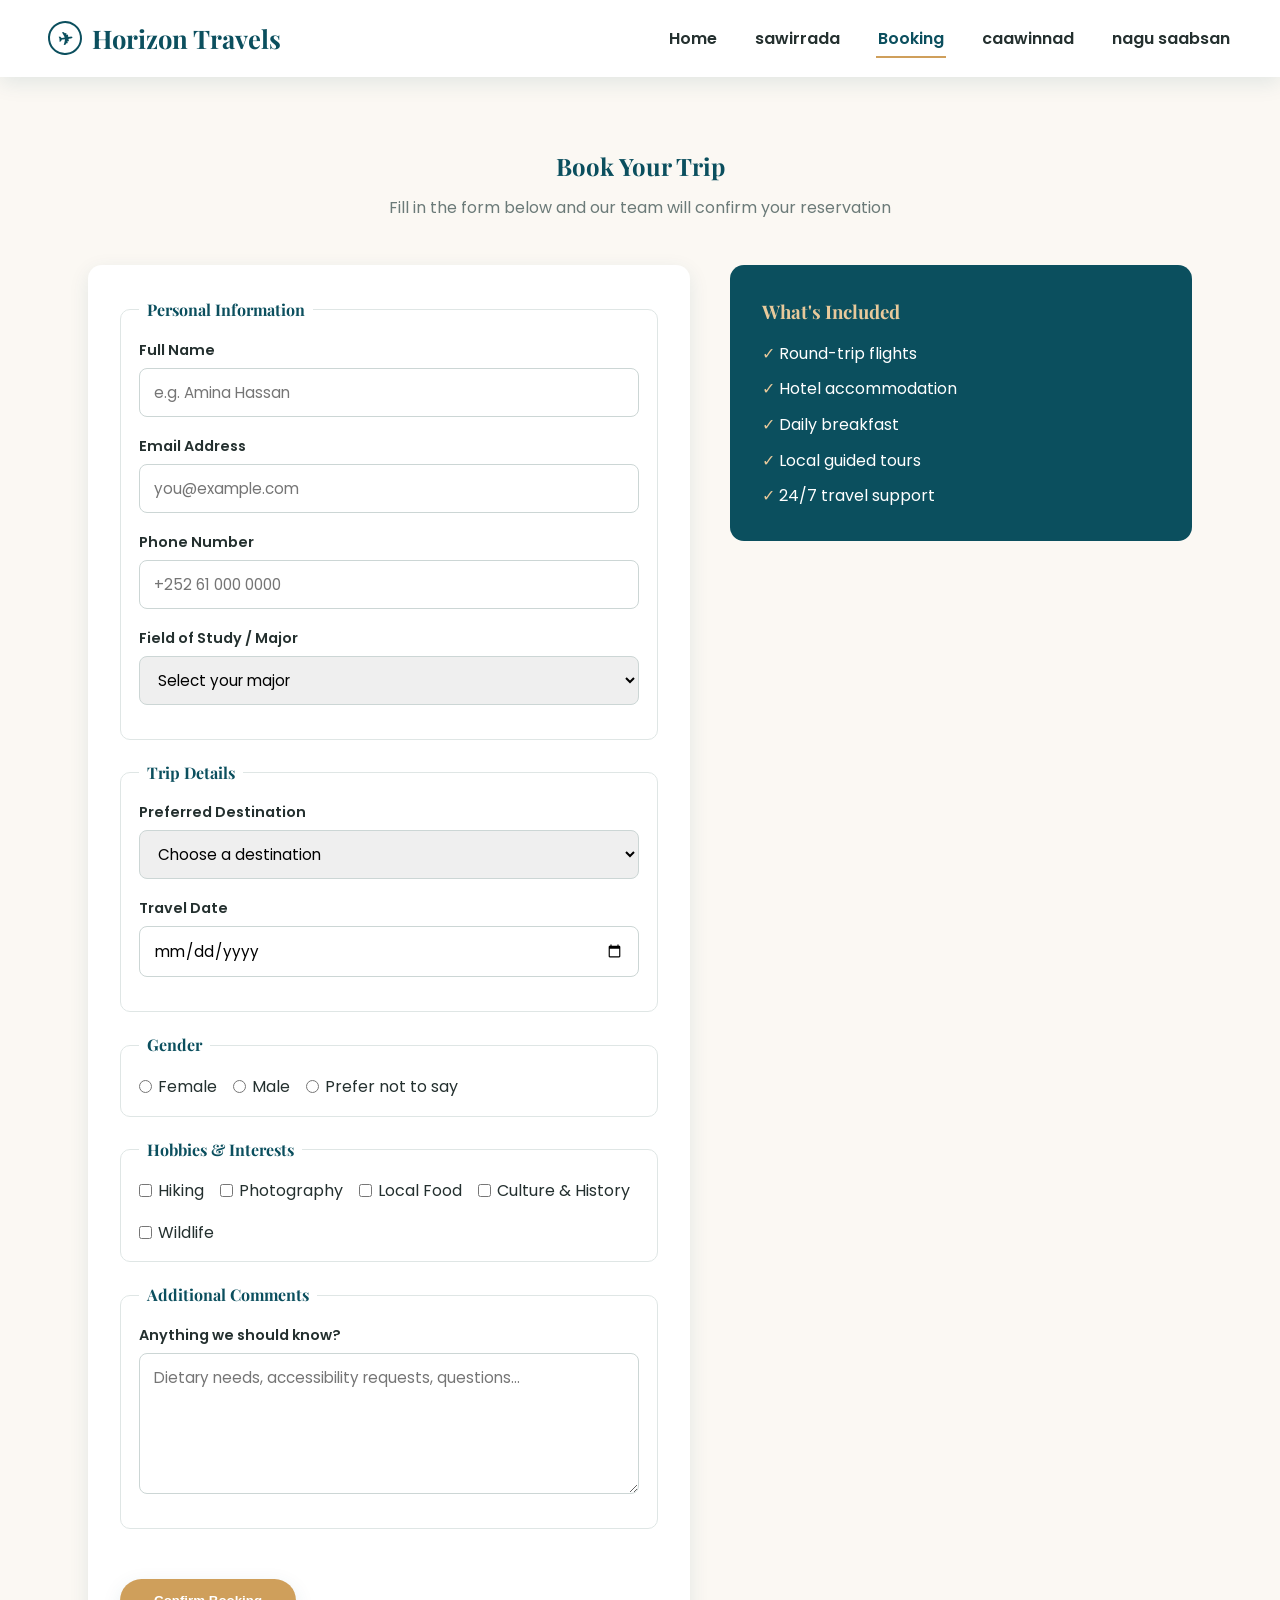
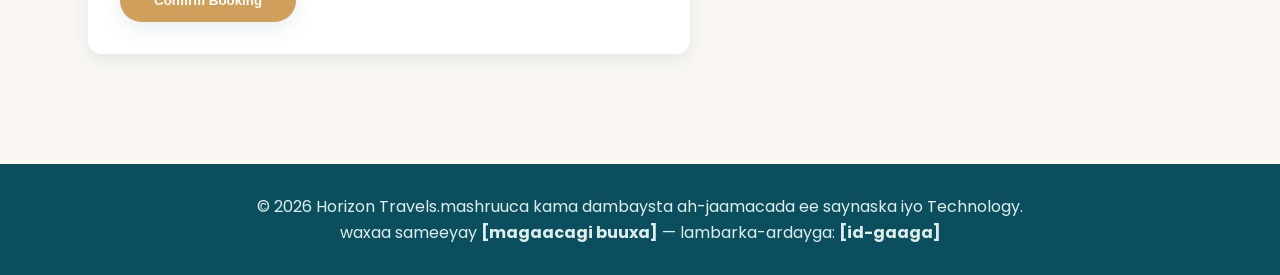
<file: booking.html>
<!DOCTYPE html>
<html lang="en">
<head>
<meta charset="UTF-8">
<meta name="viewport" content="width=device-width, initial-scale=1.0">
<title>qabso safarkaaga | safarrada horizon</title>
<link rel="icon" href="data:image/svg+xml,<svg xmlns=%22http://www.w3.org/2000/svg%22 viewBox=%220 0 100 100%22><text y=%22.9em%22 font-size=%2280%22>🧭</text></svg>">
<link rel="preconnect" href="https://fonts.googleapis.com">
<link href="https://fonts.googleapis.com/css2?family=Playfair+Display:wght@600;700&family=Poppins:wght@400;600;700&display=swap" rel="stylesheet">
<link rel="stylesheet" href="css/style.css">
</head>
<body>

<header class="site-header">
  <div class="brand">
    <span class="stamp-mini" aria-hidden="true">✈</span>
    Horizon Travels
  </div>
  <nav class="main-nav" aria-label="Main navigation">
    <ul>
      <li><a href="index.html">Home</a></li>
      <li><a href="gallery.html">sawirrada</a></li>
      <li><a href="booking.html" aria-current="page">Booking</a></li>
      <li><a href="help.html">caawinnad</a></li>
      <li><a href="about.html">nagu saabsan</a></li>
    </ul>
  </nav>
</header>

<main>
  <section class="section">
    <div class="section-heading">
      <h1>Book Your Trip</h1>
      <p>Fill in the form below and our team will confirm your reservation</p>
    </div>

    <div class="booking-wrap">
      <form class="booking-form" action="#" method="post">

        <fieldset>
          <legend>Personal Information</legend>

          <div class="form-row">
            <label for="fullname">Full Name</label>
            <input type="text" id="fullname" name="fullname" placeholder="e.g. Amina Hassan" required>
          </div>

          <div class="form-row">
            <label for="email">Email Address</label>
            <input type="email" id="email" name="email" placeholder="you@example.com" required>
          </div>

          <div class="form-row">
            <label for="phone">Phone Number</label>
            <input type="tel" id="phone" name="phone" placeholder="+252 61 000 0000" required>
          </div>

          <div class="form-row">
            <label for="major">Field of Study / Major</label>
            <select id="major" name="major" required>
              <option value="" disabled selected>Select your major</option>
              <option>Computer Science</option>
              <option>Information Technology</option>
              <option>Business Administration</option>
              <option>Engineering</option>
              <option>Other</option>
            </select>
          </div>
        </fieldset>

        <fieldset>
          <legend>Trip Details</legend>

          <div class="form-row">
            <label for="destination">Preferred Destination</label>
            <select id="destination" name="destination" required>
              <option value="" disabled selected>Choose a destination</option>
              <option>Santorini, Greece</option>
              <option>Kyoto, Japan</option>
              <option>Maasai Mara, Kenya</option>
              <option>Swiss Alps, Switzerland</option>
              <option>Maldives</option>
            </select>
          </div>

          <div class="form-row">
            <label for="travel-date">Travel Date</label>
            <input type="date" id="travel-date" name="travel-date" required>
          </div>
        </fieldset>

        <fieldset>
          <legend>Gender</legend>
          <div class="radio-group">
            <label><input type="radio" name="gender" value="female" required> Female</label>
            <label><input type="radio" name="gender" value="male"> Male</label>
            <label><input type="radio" name="gender" value="prefer-not-say"> Prefer not to say</label>
          </div>
        </fieldset>

        <fieldset>
          <legend>Hobbies & Interests</legend>
          <div class="checkbox-group">
            <label><input type="checkbox" name="hobbies" value="hiking"> Hiking</label>
            <label><input type="checkbox" name="hobbies" value="photography"> Photography</label>
            <label><input type="checkbox" name="hobbies" value="food"> Local Food</label>
            <label><input type="checkbox" name="hobbies" value="culture"> Culture & History</label>
            <label><input type="checkbox" name="hobbies" value="wildlife"> Wildlife</label>
          </div>
        </fieldset>

        <fieldset>
          <legend>Additional Comments</legend>
          <div class="form-row">
            <label for="comments">Anything we should know?</label>
            <textarea id="comments" name="comments" rows="5" placeholder="Dietary needs, accessibility requests, questions..."></textarea>
          </div>
        </fieldset>

        <button type="submit" class="btn btn-primary">Confirm Booking</button>
      </form>

      <aside class="booking-aside">
        <h3>What's Included</h3>
        <ul>
          <li>Round-trip flights</li>
          <li>Hotel accommodation</li>
          <li>Daily breakfast</li>
          <li>Local guided tours</li>
          <li>24/7 travel support</li>
        </ul>
      </aside>
    </div>
  </section>
</main>

<footer class="site-footer">
  <p>&copy; 2026 Horizon Travels.mashruuca kama dambaysta ah-jaamacada ee saynaska iyo Technology.</p>
  <p>waxaa sameeyay <strong>[magaacagi buuxa]</strong> — lambarka-ardayga: <strong>[id-gaaga]</strong></p>
</footer>

</body>
</html>
</file>
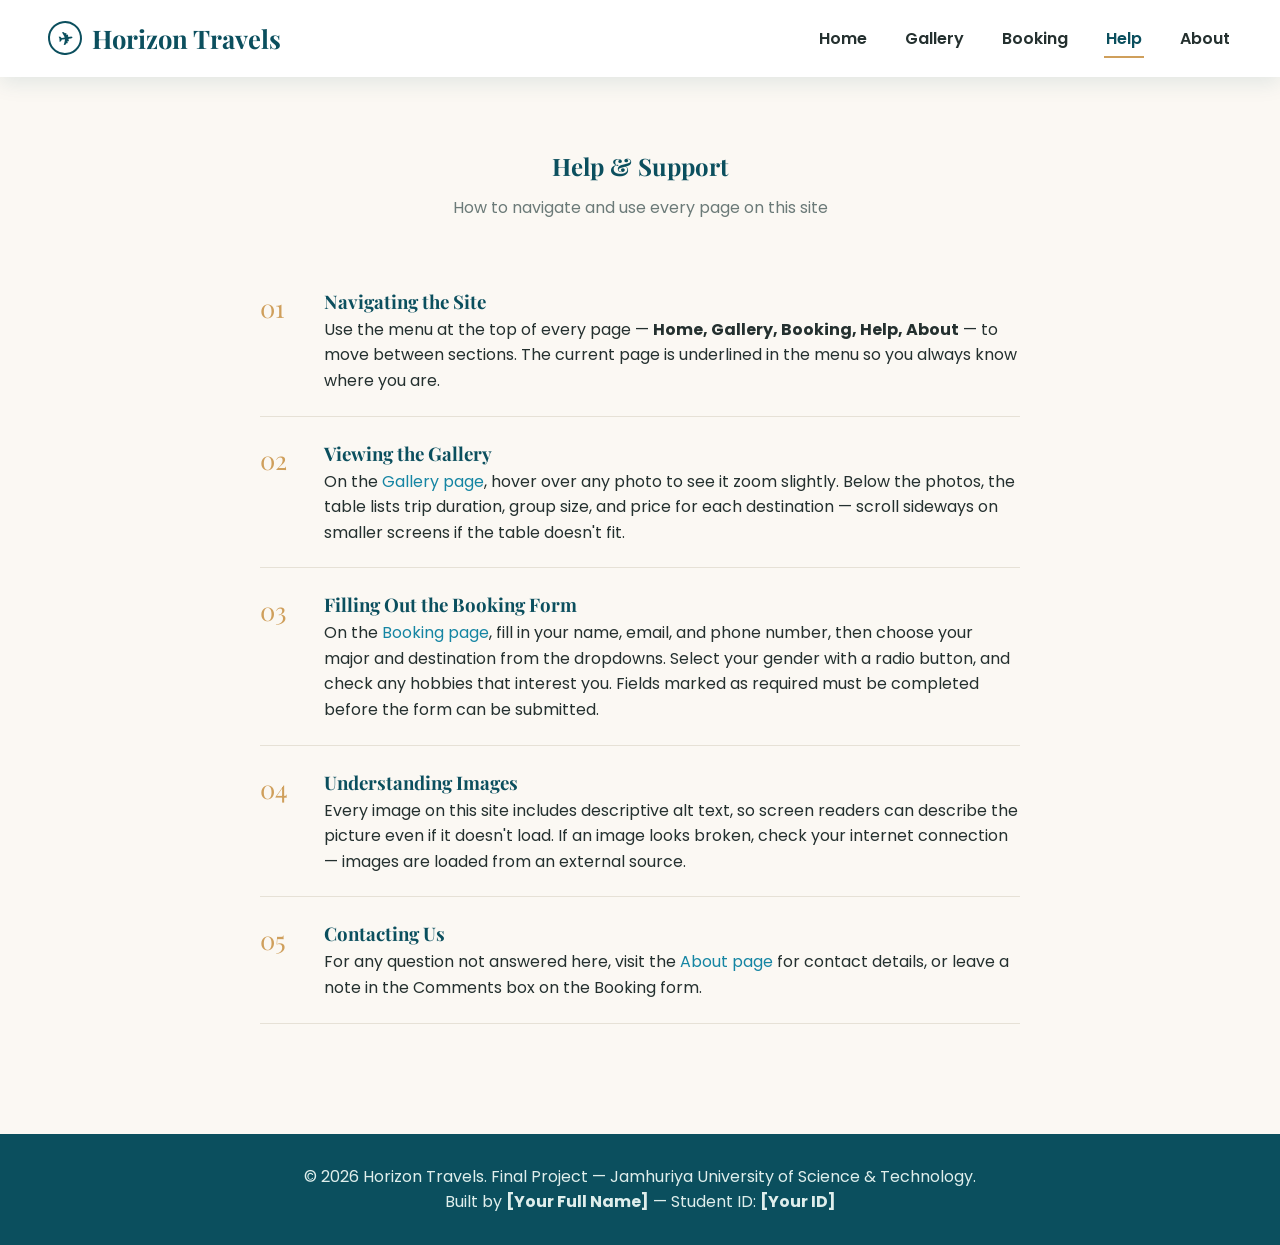
<file: help.html>
<!DOCTYPE html>
<html lang="en">
<head>
<meta charset="UTF-8">
<meta name="viewport" content="width=device-width, initial-scale=1.0">
<title>Help & Support | Horizon Travels</title>
<link rel="icon" href="data:image/svg+xml,<svg xmlns=%22http://www.w3.org/2000/svg%22 viewBox=%220 0 100 100%22><text y=%22.9em%22 font-size=%2280%22>🧭</text></svg>">
<link rel="preconnect" href="https://fonts.googleapis.com">
<link href="https://fonts.googleapis.com/css2?family=Playfair+Display:wght@600;700&family=Poppins:wght@400;600;700&display=swap" rel="stylesheet">
<link rel="stylesheet" href="css/style.css">
</head>
<body>

<header class="site-header">
  <div class="brand">
    <span class="stamp-mini" aria-hidden="true">✈</span>
    Horizon Travels
  </div>
  <nav class="main-nav" aria-label="Main navigation">
    <ul>
      <li><a href="index.html">Home</a></li>
      <li><a href="gallery.html">Gallery</a></li>
      <li><a href="booking.html">Booking</a></li>
      <li><a href="help.html" aria-current="page">Help</a></li>
      <li><a href="about.html">About</a></li>
    </ul>
  </nav>
</header>

<main>
  <section class="section">
    <div class="section-heading">
      <h1>Help & Support</h1>
      <p>How to navigate and use every page on this site</p>
    </div>

    <div style="max-width:760px;margin:0 auto;">

      <div class="help-item">
        <span class="num" aria-hidden="true">01</span>
        <div>
          <h3>Navigating the Site</h3>
          <p>Use the menu at the top of every page — <strong>Home, Gallery, Booking, Help, About</strong> — to move between sections. The current page is underlined in the menu so you always know where you are.</p>
        </div>
      </div>

      <div class="help-item">
        <span class="num" aria-hidden="true">02</span>
        <div>
          <h3>Viewing the Gallery</h3>
          <p>On the <a href="gallery.html">Gallery page</a>, hover over any photo to see it zoom slightly. Below the photos, the table lists trip duration, group size, and price for each destination — scroll sideways on smaller screens if the table doesn't fit.</p>
        </div>
      </div>

      <div class="help-item">
        <span class="num" aria-hidden="true">03</span>
        <div>
          <h3>Filling Out the Booking Form</h3>
          <p>On the <a href="booking.html">Booking page</a>, fill in your name, email, and phone number, then choose your major and destination from the dropdowns. Select your gender with a radio button, and check any hobbies that interest you. Fields marked as required must be completed before the form can be submitted.</p>
        </div>
      </div>

      <div class="help-item">
        <span class="num" aria-hidden="true">04</span>
        <div>
          <h3>Understanding Images</h3>
          <p>Every image on this site includes descriptive alt text, so screen readers can describe the picture even if it doesn't load. If an image looks broken, check your internet connection — images are loaded from an external source.</p>
        </div>
      </div>

      <div class="help-item">
        <span class="num" aria-hidden="true">05</span>
        <div>
          <h3>Contacting Us</h3>
          <p>For any question not answered here, visit the <a href="about.html">About page</a> for contact details, or leave a note in the Comments box on the Booking form.</p>
        </div>
      </div>

    </div>
  </section>
</main>

<footer class="site-footer">
  <p>&copy; 2026 Horizon Travels. Final Project — Jamhuriya University of Science &amp; Technology.</p>
  <p>Built by <strong>[Your Full Name]</strong> — Student ID: <strong>[Your ID]</strong></p>
</footer>

</body>
</html>
</file>
<file: css/style.css>
:root{
  --ocean-dark:#0b4f5e;
  --ocean:#1585a3;
  --ocean-light:#4fb3c9;
  --sand:#e8c99b;
  --sand-dark:#cf9f5b;
  --cream:#fbf8f3;
  --text-dark:#24302f;
  --text-muted:#6b7a78;
  --white:#ffffff;

  --font-display:'Playfair Display', Georgia, serif;
  --font-body:'Poppins', 'Segoe UI', sans-serif;

  --radius:14px;
  --shadow-soft:0 6px 20px rgba(11,79,94,0.10);
  --shadow-strong:0 14px 34px rgba(11,79,94,0.22);
}

*{margin:0;padding:0;box-sizing:border-box;}

body{
  font-family:var(--font-body);
  background:var(--cream);
  color:var(--text-dark);
  line-height:1.6;
}

h1,h2,h3{
  font-family:var(--font-display);
  color:var(--ocean-dark);
}

a{color:var(--ocean);text-decoration:none;}
a:hover{color:var(--sand-dark);}

img{max-width:100%;display:block;}

ul{list-style:none;}

.site-header{
  display:flex;
  align-items:center;
  justify-content:space-between;
  padding:18px 48px;
  background:var(--white);
  position:sticky;
  top:0;
  z-index:200;
  box-shadow:var(--shadow-soft);
}

.brand{
  display:flex;
  align-items:center;
  gap:10px;
  font-family:var(--font-display);
  font-size:1.6rem;
  font-weight:700;
  color:var(--ocean-dark);
}

.brand .stamp-mini{
  width:34px;height:34px;
  border:2px solid var(--ocean-dark);
  border-radius:50%;
  display:flex;align-items:center;justify-content:center;
  font-size:1.1rem;
  transform:rotate(-8deg);
}

.main-nav ul{
  display:flex;
  gap:34px;
  flex-wrap:wrap;
}

.main-nav a{
  font-weight:600;
  color:var(--text-dark);
  padding:6px 2px;
  border-bottom:2px solid transparent;
  transition:border-color .25s ease, color .25s ease;
}

.main-nav a:hover,
.main-nav a[aria-current="page"]{
  color:var(--ocean-dark);
  border-bottom-color:var(--sand-dark);
}

.hero{
  position:relative;
  min-height:78vh;
  display:flex;
  flex-direction:column;
  align-items:center;
  justify-content:center;
  text-align:center;
  padding:40px 20px;
  color:var(--white);
  background:
    linear-gradient(rgba(11,79,94,0.55), rgba(11,79,94,0.45)),
    url('https://images.unsplash.com/photo-1507525428034-b723cf961d3e?q=80&w=1600&auto=format&fit=crop') center/cover no-repeat;
}

.hero .eyebrow{
  letter-spacing:3px;
  text-transform:uppercase;
  font-size:0.8rem;
  color:var(--sand);
  margin-bottom:14px;
}

.hero h1{
  color:var(--white);
  font-size:3rem;
  max-width:820px;
  text-shadow:0 3px 14px rgba(0,0,0,0.35);
}

.hero p{
  margin-top:16px;
  font-size:1.15rem;
  max-width:600px;
  color:#eef6f5;
}

.btn{
  display:inline-block;
  margin-top:30px;
  padding:14px 34px;
  border-radius:30px;
  font-weight:600;
  border:none;
  cursor:pointer;
  transition:transform .2s ease, box-shadow .2s ease, background .2s ease;
}

.btn-primary{
  background:var(--sand-dark);
  color:var(--white);
  box-shadow:var(--shadow-soft);
}
.btn-primary:hover{
  background:var(--ocean-dark);
  transform:translateY(-3px);
  box-shadow:var(--shadow-strong);
}

.btn-outline{
  background:transparent;
  border:2px solid var(--white);
  color:var(--white);
}
.btn-outline:hover{
  background:var(--white);
  color:var(--ocean-dark);
}

main{display:block;}

.section{
  padding:70px 48px;
  max-width:1200px;
  margin:0 auto;
}

.section-heading{
  text-align:center;
  margin-bottom:44px;
}

.section-heading h2{font-size:2.1rem;}
.section-heading p{color:var(--text-muted);margin-top:10px;}

.card-grid{
  display:flex;
  flex-wrap:wrap;
  gap:26px;
  justify-content:center;
}

.card{
  background:var(--white);
  border-radius:var(--radius);
  overflow:hidden;
  width:320px;
  box-shadow:var(--shadow-soft);
  position:relative;
  transition:transform .3s ease, box-shadow .3s ease;
}

.card:hover{
  transform:translateY(-8px);
  box-shadow:var(--shadow-strong);
}

.card img{height:200px;object-fit:cover;}

.card-body{padding:20px;}
.card-body h3{font-size:1.2rem;margin-bottom:6px;}
.card-body p{color:var(--text-muted);font-size:0.92rem;}

.stamp{
  position:absolute;
  top:14px;
  right:14px;
  background:var(--white);
  border:2px dashed var(--ocean-dark);
  border-radius:50%;
  width:64px;height:64px;
  display:flex;align-items:center;justify-content:center;
  flex-direction:column;
  font-size:0.62rem;
  font-weight:700;
  color:var(--ocean-dark);
  transform:rotate(10deg);
  text-align:center;
  line-height:1.1;
  box-shadow:0 3px 8px rgba(0,0,0,0.15);
}

.card-grid .card:nth-child(3n+1) .stamp{border-color:var(--sand-dark);color:var(--sand-dark);}
.card-grid .card:nth-child(3n+2){margin-top:18px;}

.gallery-grid{
  display:flex;
  flex-wrap:wrap;
  gap:16px;
}
.gallery-grid figure{
  flex:1 1 280px;
  border-radius:var(--radius);
  overflow:hidden;
  box-shadow:var(--shadow-soft);
  position:relative;
}
.gallery-grid img{height:230px;object-fit:cover;transition:transform .4s ease;}
.gallery-grid figure:hover img{transform:scale(1.06);}
.gallery-grid figcaption{
  position:absolute;bottom:0;left:0;right:0;
  background:linear-gradient(transparent, rgba(11,79,94,0.85));
  color:var(--white);
  padding:26px 14px 12px;
  font-size:0.9rem;
  font-weight:600;
}

.table-wrap{
  overflow-x:auto;
  margin-top:20px;
  border-radius:var(--radius);
  box-shadow:var(--shadow-soft);
}

table{
  width:100%;
  border-collapse:collapse;
  background:var(--white);
}

thead{background:var(--ocean-dark);color:var(--white);}
th,td{padding:14px 18px;text-align:left;font-size:0.92rem;}

tbody tr:nth-child(even){background:#f1f7f6;}
tbody tr:hover{background:#e4f1ef;}

tfoot{background:var(--sand);font-weight:700;color:var(--ocean-dark);}

.resource-links li{
  padding:10px 0;
  border-bottom:1px solid #e6e1d6;
}
.resource-links a::before{content:"↗ ";color:var(--sand-dark);}

.booking-wrap{
  display:flex;
  gap:40px;
  flex-wrap:wrap;
}

.booking-form{
  flex:1 1 420px;
  background:var(--white);
  padding:32px;
  border-radius:var(--radius);
  box-shadow:var(--shadow-soft);
}

fieldset{
  border:1px solid #dfe6e5;
  border-radius:10px;
  padding:16px 18px;
  margin-bottom:20px;
}

legend{
  font-family:var(--font-display);
  color:var(--ocean-dark);
  font-weight:700;
  padding:0 8px;
}

.form-row{
  display:flex;
  flex-direction:column;
  gap:6px;
  margin-bottom:18px;
}

.form-row label{font-weight:600;font-size:0.9rem;}

input[type="text"],
input[type="email"],
input[type="tel"],
input[type="date"],
select,
textarea{
  padding:12px 14px;
  border:1px solid #ccd6d5;
  border-radius:8px;
  font-family:var(--font-body);
  font-size:0.95rem;
}

input:focus, select:focus, textarea:focus{
  outline:2px solid var(--ocean-light);
  outline-offset:1px;
}

.radio-group, .checkbox-group{
  display:flex;
  flex-wrap:wrap;
  gap:16px;
}

.radio-group label, .checkbox-group label{
  display:flex;
  align-items:center;
  gap:6px;
  font-weight:400;
}

.booking-aside{
  flex:1 1 280px;
  background:var(--ocean-dark);
  color:var(--white);
  padding:32px;
  border-radius:var(--radius);
  height:fit-content;
  position:relative;
}

.booking-aside h3{color:var(--sand);}
.booking-aside ul{margin-top:14px;display:flex;flex-direction:column;gap:10px;}
.booking-aside li::before{content:"✓ ";color:var(--sand);}

.help-item{
  display:flex;
  gap:20px;
  padding:22px 0;
  border-bottom:1px solid #e6e1d6;
  position:relative;
}
.help-item .num{
  font-family:var(--font-display);
  font-size:1.6rem;
  color:var(--sand-dark);
  min-width:44px;
}

.about-hero{
  display:flex;
  gap:40px;
  align-items:center;
  flex-wrap:wrap;
}
.about-photo{
  flex:1 1 260px;
  border-radius:var(--radius);
  overflow:hidden;
  box-shadow:var(--shadow-strong);
}
.about-photo img{height:340px;object-fit:cover;}
.about-text{flex:2 1 400px;}

.info-list{
  margin-top:20px;
  display:flex;
  flex-direction:column;
  gap:8px;
}
.info-list li{
  display:flex;
  gap:8px;
}
.info-list b{color:var(--ocean-dark);min-width:130px;}

.site-footer{
  background:var(--ocean-dark);
  color:#dfeeec;
  text-align:center;
  padding:30px 20px;
  margin-top:40px;
  position:relative;
}
.site-footer a{color:var(--sand);}

@media (max-width:820px){
  .site-header{flex-direction:column;gap:14px;padding:18px 20px;}
  .main-nav ul{gap:18px;justify-content:center;}
  .hero h1{font-size:2.1rem;}
  .section{padding:50px 22px;}
  .booking-wrap{flex-direction:column;}
  .about-hero{flex-direction:column;}
}
</file>
